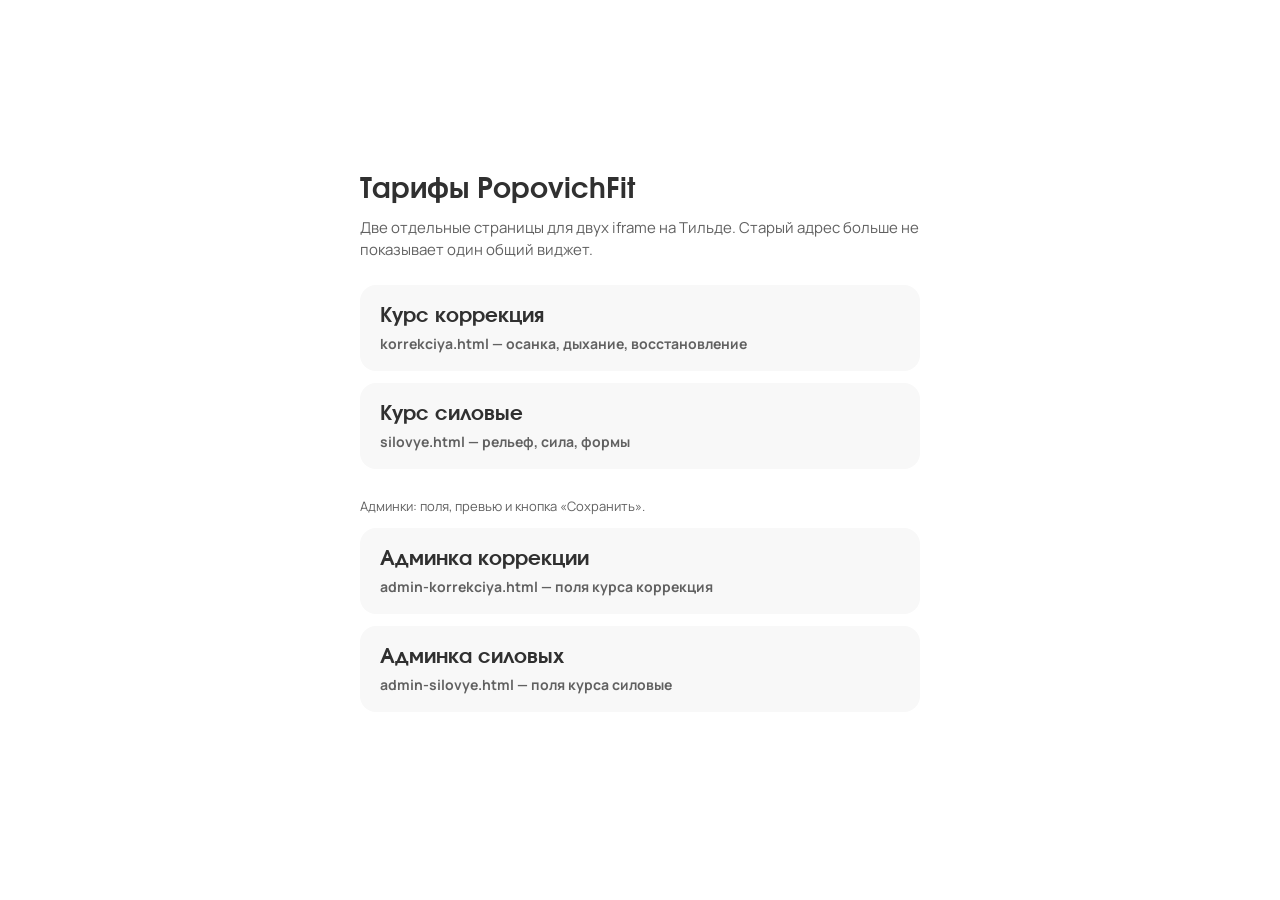
<file: index.html>
<!DOCTYPE html>
<html lang="ru">
<head>
  <meta charset="UTF-8">
  <meta name="viewport" content="width=device-width, initial-scale=1">
  <title>PopovichFit — тарифы курсов</title>
  <link rel="preload" href="assets/fonts/Involve-Bold.woff2" as="font" type="font/woff2" crossorigin>
  <link rel="preload" href="assets/fonts/manrope-400.woff2" as="font" type="font/woff2" crossorigin>
  <link rel="stylesheet" href="css/widget.css">
  <style>
    body { margin: 0; min-height: 100vh; display: grid; place-items: center; background: #fff; }
    .pf-pick { width: min(560px, calc(100% - 32px)); padding: 32px 0 48px; }
    .pf-pick h1 { margin: 0 0 8px; font-family: Involve, sans-serif; font-size: 28px; font-weight: 700; color: #303030; }
    .pf-pick p { margin: 0 0 24px; font-family: Manrope, sans-serif; font-size: 15px; line-height: 1.45; color: #616161; }
    .pf-pick__list { display: grid; gap: 12px; }
    .pf-pick a {
      display: block; padding: 18px 20px; border-radius: 16px; text-decoration: none;
      background: #f8f8f8; color: #303030; font-family: Involve, sans-serif; font-weight: 700;
    }
    .pf-pick a strong { display: block; font-size: 20px; font-weight: 700; margin-bottom: 4px; }
    .pf-pick a span { display: block; font-family: Manrope, sans-serif; font-size: 14px; color: #616161; }
    .pf-pick a:hover { background: #e5f1ff; }
    .pf-pick__admin { margin-top: 28px; }
    .pf-pick__admin p { margin-bottom: 12px; font-size: 13px; }
  </style>
</head>
<body>
  <main class="pf-pick">
    <h1>Тарифы PopovichFit</h1>
    <p>Две отдельные страницы для двух iframe на Тильде. Старый адрес больше не показывает один общий виджет.</p>
    <div class="pf-pick__list">
      <a href="korrekciya.html">
        <strong>Курс коррекция</strong>
        <span>korrekciya.html — осанка, дыхание, восстановление</span>
      </a>
      <a href="silovye.html">
        <strong>Курс силовые</strong>
        <span>silovye.html — рельеф, сила, формы</span>
      </a>
    </div>
    <div class="pf-pick__admin">
      <p>Админки: поля, превью и кнопка «Сохранить».</p>
      <div class="pf-pick__list">
        <a href="admin-korrekciya.html">
          <strong>Админка коррекции</strong>
          <span>admin-korrekciya.html — поля курса коррекция</span>
        </a>
        <a href="admin-silovye.html">
          <strong>Админка силовых</strong>
          <span>admin-silovye.html — поля курса силовые</span>
        </a>
      </div>
    </div>
  </main>
</body>
</html>
</file>
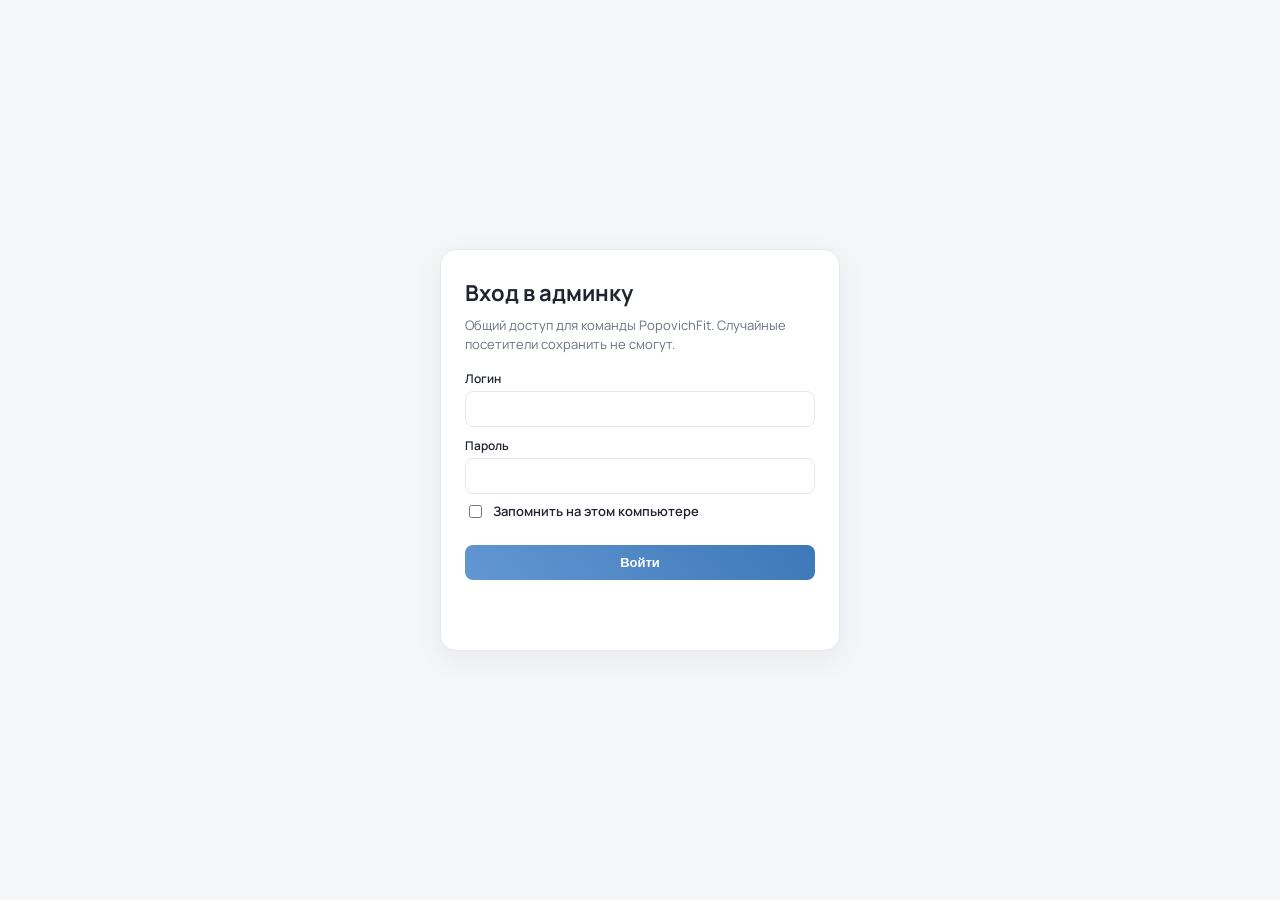
<file: admin-korrekciya.html>
<!DOCTYPE html>
<html lang="ru" data-course="korrekciya">
<head>
  <meta charset="UTF-8">
  <meta name="viewport" content="width=device-width, initial-scale=1">
  <title>Админка — курс коррекция</title>
  <link rel="preload" href="assets/fonts/manrope-400.woff2" as="font" type="font/woff2" crossorigin>
  <link rel="preload" href="assets/fonts/manrope-700.woff2" as="font" type="font/woff2" crossorigin>
  <link rel="stylesheet" href="css/admin.css">
</head>
<body class="is-locked">
  <div id="login-gate" class="login-gate">
    <form id="login-form" class="login-card">
      <h1>Вход в админку</h1>
      <p class="lead">Общий доступ для команды PopovichFit. Случайные посетители сохранить не смогут.</p>
      <label for="login-user">Логин</label>
      <input id="login-user" name="username" type="text" autocomplete="username" required>
      <label for="login-pass">Пароль</label>
      <input id="login-pass" name="password" type="password" autocomplete="current-password" required>
      <label class="check">
        <input id="login-remember" type="checkbox">
        Запомнить на этом компьютере
      </label>
      <button type="submit" class="btn">Войти</button>
      <p class="status" id="login-status"></p>
    </form>
  </div>
  <div class="admin" id="admin-app">
    <aside class="admin__form">
      <div class="bar">
        <h1>Админка: коррекция</h1>
        <p class="lead">Меняйте поля слева и сразу сравнивайте с превью справа. Когда всё верно — нажмите «Сохранить»: страница на сайте и iframe на Тильде обновятся.</p>
        <div class="course-tabs" role="navigation" aria-label="Курс">
          <a class="course-tab is-active" href="admin-korrekciya.html">Коррекция</a>
          <a class="course-tab" href="admin-silovye.html">Силовые</a>
        </div>
        <div class="row save-row">
          <button type="button" class="btn" id="save">Сохранить</button>
          <button type="button" class="btn btn--ghost" id="reload-preview">Обновить превью</button>
          <button type="button" class="btn btn--ghost" id="logout">Выйти</button>
        </div>
        <p class="status" id="status"></p>
        <p class="github-change" id="change-key-wrap" hidden>
          <button type="button" class="linkish" id="change-key">Сменить ключ</button>
        </p>
        <div id="github-setup" class="github-setup" hidden>
          <h2>Подключение GitHub (один раз)</h2>
          <p class="hint">Только владелец. Вставьте Personal Access Token с правом <code>repo</code> (Contents: write) на репозиторий ElenaSamanchuk/popovichfit-tariffs. Коллегам это поле не нужно — им достаточно войти и нажать «Сохранить».</p>
          <label for="token">Токен GitHub</label>
          <input id="token" type="password" autocomplete="off" placeholder="ghp_…">
          <label for="repo">Репозиторий</label>
          <input id="repo" type="text" value="ElenaSamanchuk/popovichfit-tariffs">
          <div class="row">
            <button type="button" class="btn btn--ghost" id="save-token">Зашифровать и сохранить ключ</button>
            <button type="button" class="btn btn--ghost" id="cancel-key" hidden>Отмена</button>
          </div>
        </div>
        <details class="settings" id="image-settings">
          <summary>Загрузить картинку плашки</summary>
          <input id="image-file" type="file" accept="image/*">
        </details>
      </div>
      <div id="form-root"><p class="hint">Загружаю поля…</p></div>
    </aside>
    <section class="admin__preview">
      <div class="admin__preview-bar">
        <strong>Превью: коррекция</strong>
        <span class="hint">Черновик. На живую страницу уйдёт только после «Сохранить».</span>
      </div>
      <iframe id="preview" src="korrekciya.html?preview=1" title="Превью курса коррекция"></iframe>
    </section>
  </div>
  <script src="js/admin.js"></script>
</body>
</html>
</file>
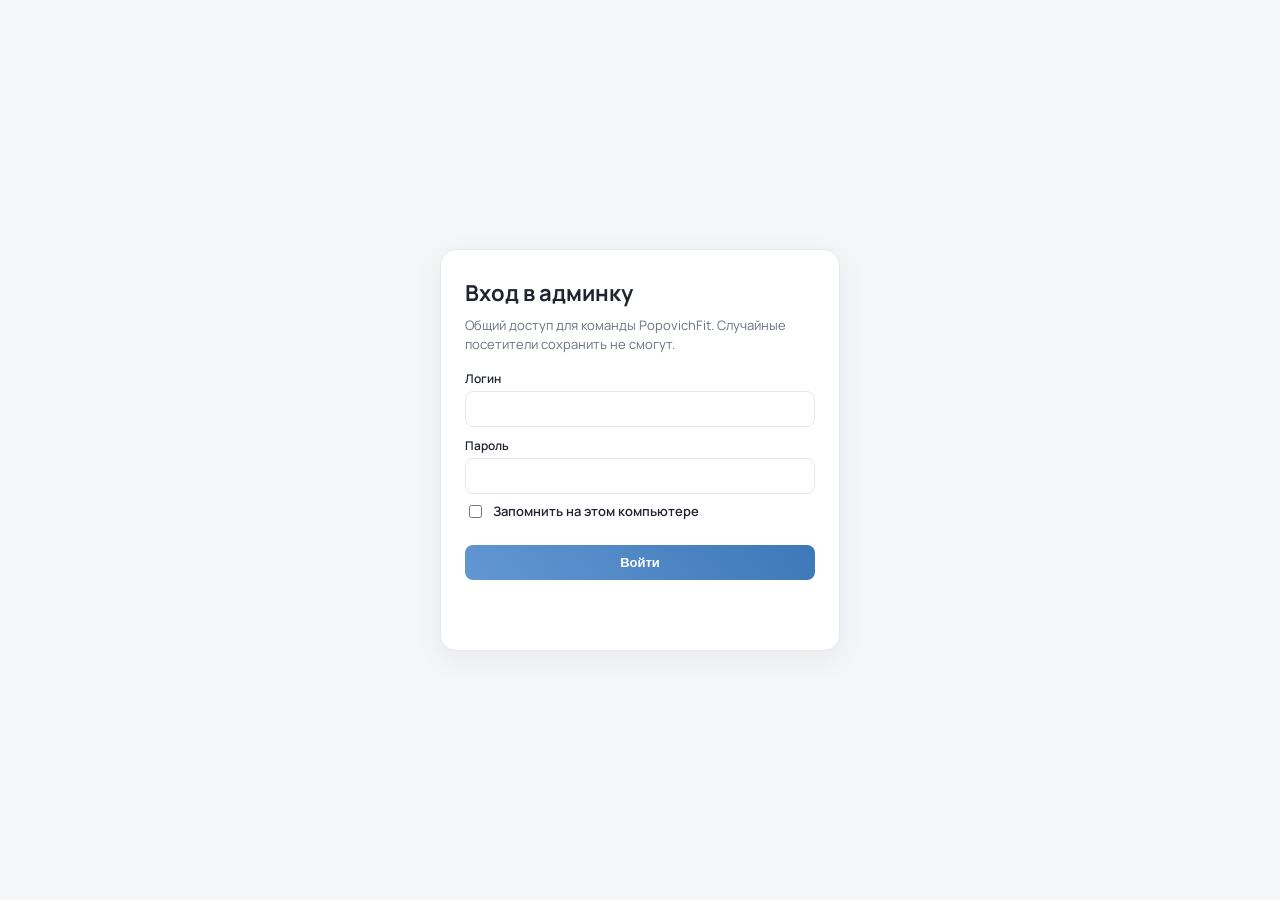
<file: admin-silovye.html>
<!DOCTYPE html>
<html lang="ru" data-course="silovye">
<head>
  <meta charset="UTF-8">
  <meta name="viewport" content="width=device-width, initial-scale=1">
  <title>Админка — курс силовые</title>
  <link rel="preload" href="assets/fonts/manrope-400.woff2" as="font" type="font/woff2" crossorigin>
  <link rel="preload" href="assets/fonts/manrope-700.woff2" as="font" type="font/woff2" crossorigin>
  <link rel="stylesheet" href="css/admin.css">
</head>
<body class="is-locked">
  <div id="login-gate" class="login-gate">
    <form id="login-form" class="login-card">
      <h1>Вход в админку</h1>
      <p class="lead">Общий доступ для команды PopovichFit. Случайные посетители сохранить не смогут.</p>
      <label for="login-user">Логин</label>
      <input id="login-user" name="username" type="text" autocomplete="username" required>
      <label for="login-pass">Пароль</label>
      <input id="login-pass" name="password" type="password" autocomplete="current-password" required>
      <label class="check">
        <input id="login-remember" type="checkbox">
        Запомнить на этом компьютере
      </label>
      <button type="submit" class="btn">Войти</button>
      <p class="status" id="login-status"></p>
    </form>
  </div>
  <div class="admin" id="admin-app">
    <aside class="admin__form">
      <div class="bar">
        <h1>Админка: силовые</h1>
        <p class="lead">Меняйте поля слева и сразу сравнивайте с превью справа. Когда всё верно — нажмите «Сохранить»: страница на сайте и iframe на Тильде обновятся.</p>
        <div class="course-tabs" role="navigation" aria-label="Курс">
          <a class="course-tab" href="admin-korrekciya.html">Коррекция</a>
          <a class="course-tab is-active" href="admin-silovye.html">Силовые</a>
        </div>
        <div class="row save-row">
          <button type="button" class="btn" id="save">Сохранить</button>
          <button type="button" class="btn btn--ghost" id="reload-preview">Обновить превью</button>
          <button type="button" class="btn btn--ghost" id="logout">Выйти</button>
        </div>
        <p class="status" id="status"></p>
        <p class="github-change" id="change-key-wrap" hidden>
          <button type="button" class="linkish" id="change-key">Сменить ключ</button>
        </p>
        <div id="github-setup" class="github-setup" hidden>
          <h2>Подключение GitHub (один раз)</h2>
          <p class="hint">Только владелец. Вставьте Personal Access Token с правом <code>repo</code> (Contents: write) на репозиторий ElenaSamanchuk/popovichfit-tariffs. Коллегам это поле не нужно — им достаточно войти и нажать «Сохранить».</p>
          <label for="token">Токен GitHub</label>
          <input id="token" type="password" autocomplete="off" placeholder="ghp_…">
          <label for="repo">Репозиторий</label>
          <input id="repo" type="text" value="ElenaSamanchuk/popovichfit-tariffs">
          <div class="row">
            <button type="button" class="btn btn--ghost" id="save-token">Зашифровать и сохранить ключ</button>
            <button type="button" class="btn btn--ghost" id="cancel-key" hidden>Отмена</button>
          </div>
        </div>
        <details class="settings" id="image-settings">
          <summary>Загрузить картинку плашки</summary>
          <input id="image-file" type="file" accept="image/*">
        </details>
      </div>
      <div id="form-root"><p class="hint">Загружаю поля…</p></div>
    </aside>
    <section class="admin__preview">
      <div class="admin__preview-bar">
        <strong>Превью: силовые</strong>
        <span class="hint">Черновик. На живую страницу уйдёт только после «Сохранить».</span>
      </div>
      <iframe id="preview" src="silovye.html?preview=1" title="Превью курса силовые"></iframe>
    </section>
  </div>
  <script src="js/admin.js"></script>
</body>
</html>
</file>
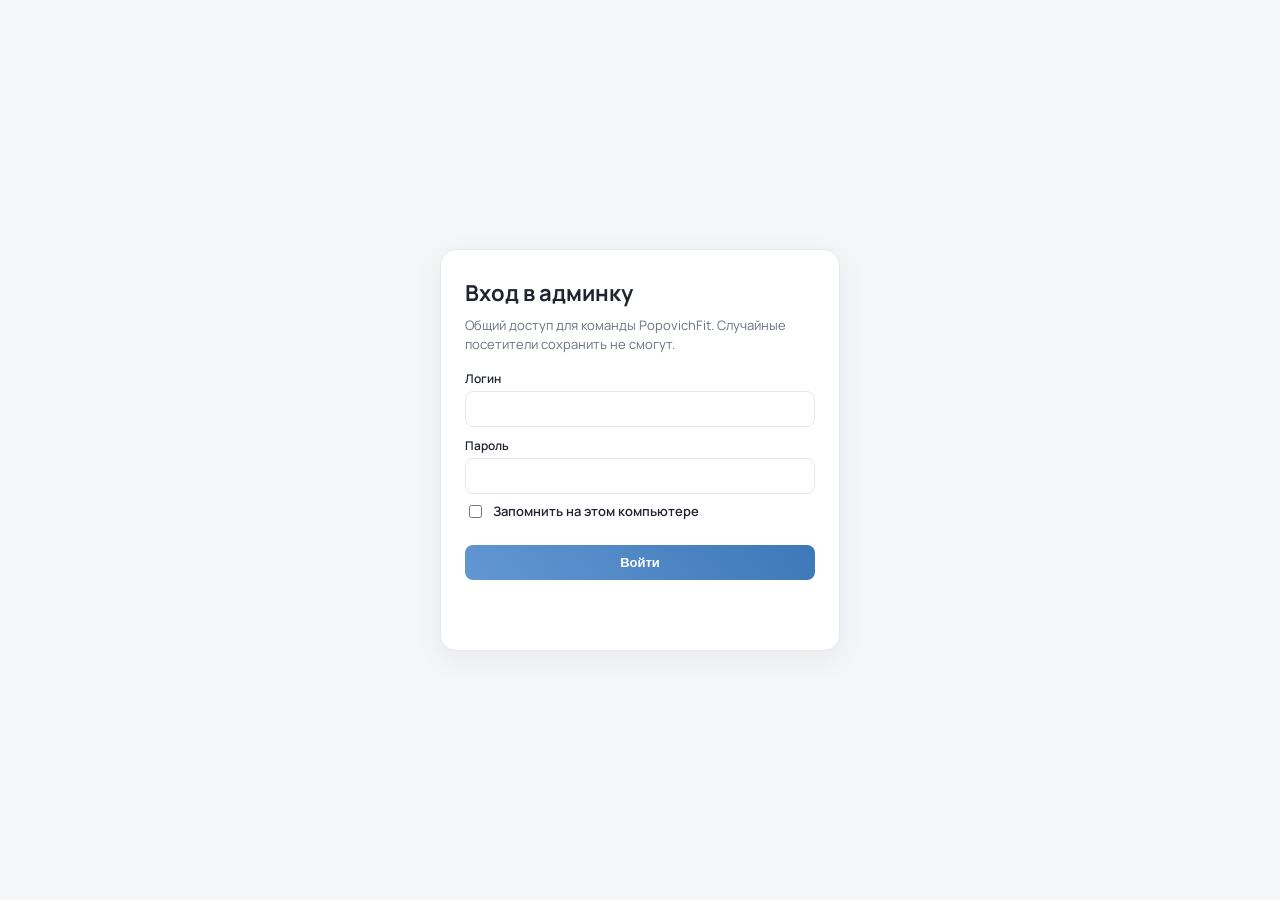
<file: admin.html>
<!DOCTYPE html>
<html lang="ru">
<head>
  <meta charset="UTF-8">
  <meta name="viewport" content="width=device-width, initial-scale=1">
  <title>Админка тарифов PopovichFit</title>
  <link rel="preload" href="assets/fonts/manrope-400.woff2" as="font" type="font/woff2" crossorigin>
  <link rel="preload" href="assets/fonts/manrope-700.woff2" as="font" type="font/woff2" crossorigin>
  <link rel="stylesheet" href="css/admin.css">
  <style>
    .admin-pick { max-width: 560px; margin: 48px auto; padding: 0 20px; }
    .admin-pick h1 { margin-bottom: 8px; }
    .admin-pick .lead { margin-bottom: 20px; }
  </style>
</head>
<body class="is-locked">
  <div id="login-gate" class="login-gate">
    <form id="login-form" class="login-card">
      <h1>Вход в админку</h1>
      <p class="lead">Общий доступ для команды PopovichFit. Случайные посетители сохранить не смогут.</p>
      <label for="login-user">Логин</label>
      <input id="login-user" name="username" type="text" autocomplete="username" required>
      <label for="login-pass">Пароль</label>
      <input id="login-pass" name="password" type="password" autocomplete="current-password" required>
      <label class="check">
        <input id="login-remember" type="checkbox">
        Запомнить на этом компьютере
      </label>
      <button type="submit" class="btn">Войти</button>
      <p class="status" id="login-status"></p>
    </form>
  </div>
  <main class="admin-pick" id="admin-app">
    <h1>Админка тарифов</h1>
    <p class="lead">Выберите курс. Дальше — обычные поля, превью справа и кнопка «Сохранить».</p>
    <div class="course-tabs">
      <a class="course-tab" href="admin-korrekciya.html">Коррекция</a>
      <a class="course-tab" href="admin-silovye.html">Силовые</a>
    </div>
    <p class="hint">Каждая админка правит только свой курс. Превью — черновик. На сайт и в Тильду изменения попадают после «Сохранить».</p>
    <p><button type="button" class="btn btn--ghost" id="logout">Выйти</button></p>
  </main>
  <script>
    (function () {
      var course = new URLSearchParams(location.search).get("course");
      if (course === "korrekciya") location.replace("admin-korrekciya.html");
      if (course === "silovye" || course === "silovoj") location.replace("admin-silovye.html");
    })();
  </script>
  <script src="js/admin.js"></script>
</body>
</html>
</file>
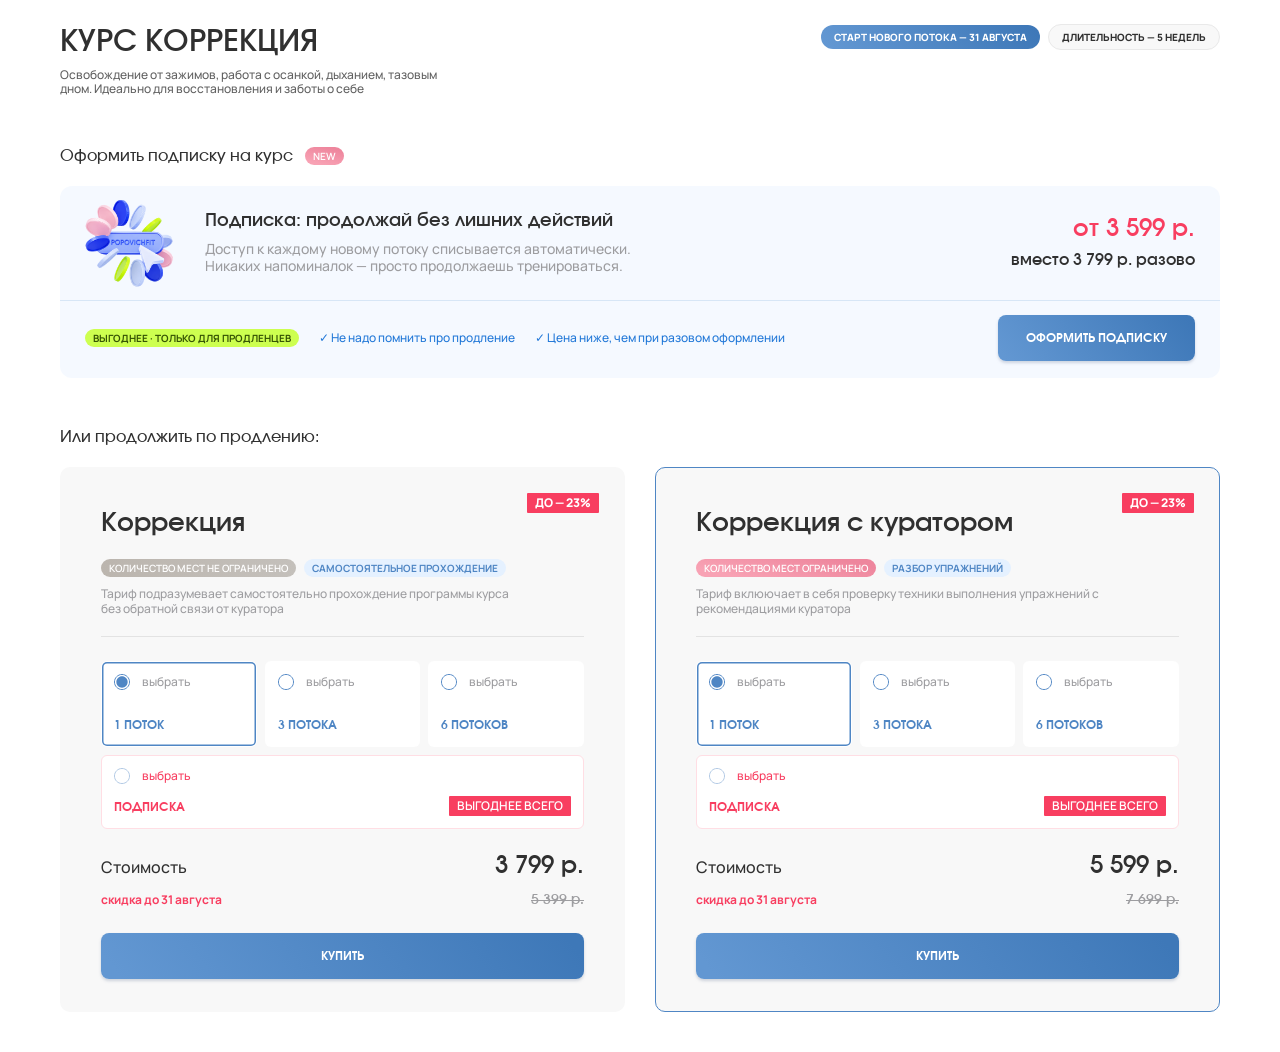
<file: korrekciya.html>
<!DOCTYPE html>
<html lang="ru" data-config="config-korrekciya.json" data-course="korrekciya">
<head>
  <meta charset="UTF-8">
  <meta name="viewport" content="width=device-width, initial-scale=1">
  <title>PopovichFit — курс коррекция</title>
  <link rel="preload" href="assets/fonts/Involve-SemiBold.woff2" as="font" type="font/woff2" crossorigin>
  <link rel="preload" href="assets/fonts/Involve-Bold.woff2" as="font" type="font/woff2" crossorigin>
  <link rel="preload" href="assets/fonts/manrope-400.woff2" as="font" type="font/woff2" crossorigin>
  <link rel="preload" href="assets/fonts/manrope-500.woff2" as="font" type="font/woff2" crossorigin>
  <link rel="stylesheet" href="css/widget.css">
</head>
<body>
  <div id="pf-root"></div>
  <script src="js/widget.js"></script>
</body>
</html>
</file>
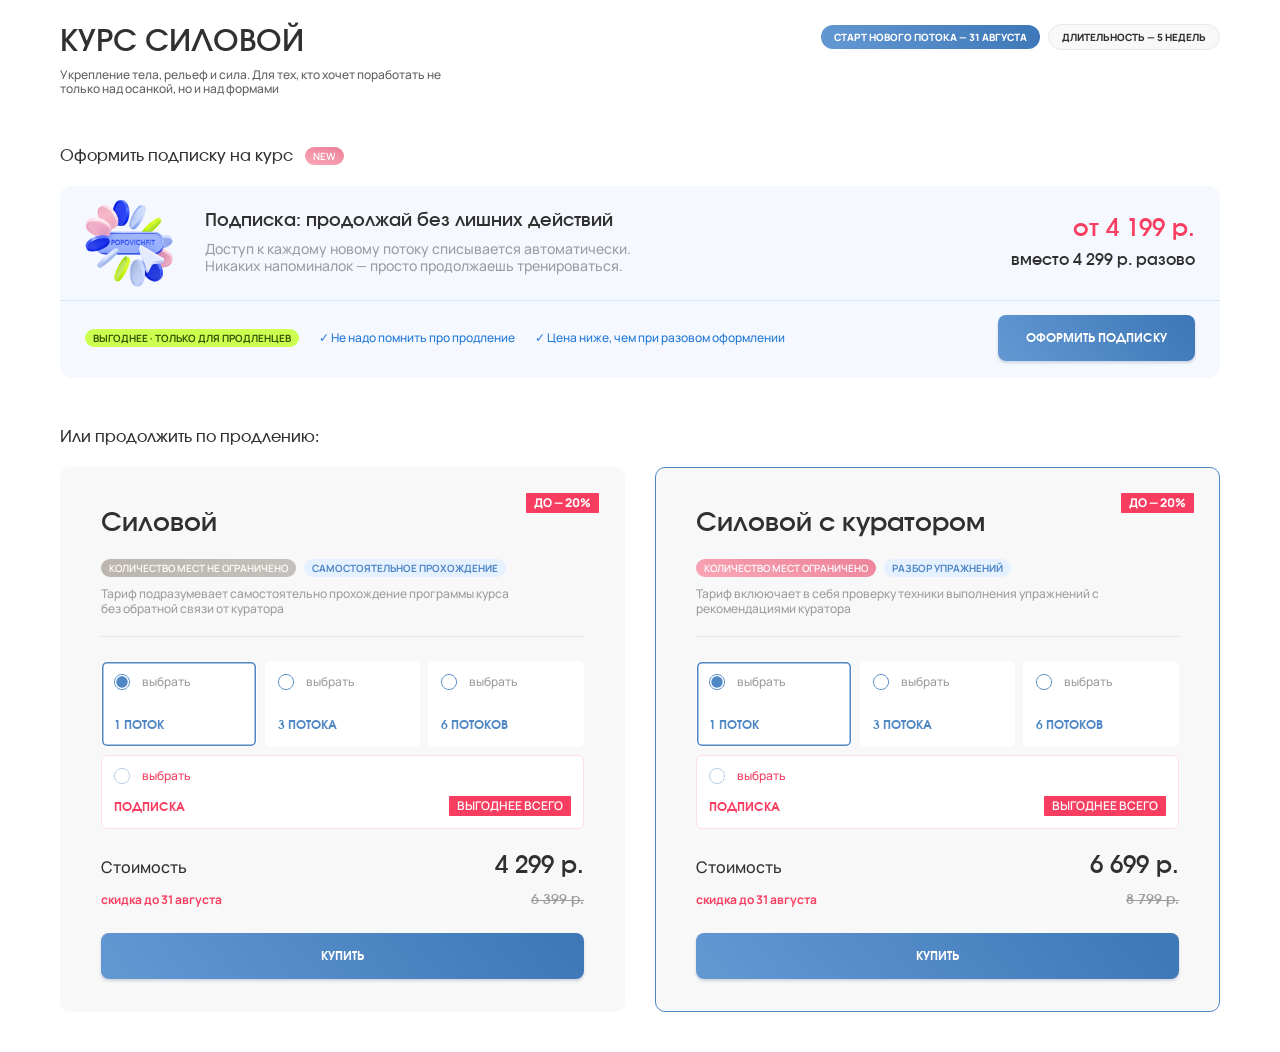
<file: silovye.html>
<!DOCTYPE html>
<html lang="ru" data-config="config-silovye.json" data-course="silovye">
<head>
  <meta charset="UTF-8">
  <meta name="viewport" content="width=device-width, initial-scale=1">
  <title>PopovichFit — курс силовые</title>
  <link rel="preload" href="assets/fonts/Involve-SemiBold.woff2" as="font" type="font/woff2" crossorigin>
  <link rel="preload" href="assets/fonts/Involve-Bold.woff2" as="font" type="font/woff2" crossorigin>
  <link rel="preload" href="assets/fonts/manrope-400.woff2" as="font" type="font/woff2" crossorigin>
  <link rel="preload" href="assets/fonts/manrope-500.woff2" as="font" type="font/woff2" crossorigin>
  <link rel="stylesheet" href="css/widget.css">
</head>
<body>
  <div id="pf-root"></div>
  <script src="js/widget.js"></script>
</body>
</html>
</file>
<file: css/widget.css>
@font-face {
  font-family: "Involve";
  font-style: normal;
  font-weight: 500;
  font-display: swap;
  src: url("../assets/fonts/Involve-Medium.woff2") format("woff2"),
       url("../assets/fonts/Involve-Medium.ttf") format("truetype");
}
@font-face {
  font-family: "Involve";
  font-style: normal;
  font-weight: 600;
  font-display: swap;
  src: url("../assets/fonts/Involve-SemiBold.woff2") format("woff2"),
       url("../assets/fonts/Involve-SemiBold.ttf") format("truetype");
}
@font-face {
  font-family: "Involve";
  font-style: normal;
  font-weight: 700;
  font-display: swap;
  src: url("../assets/fonts/Involve-Bold.woff2") format("woff2"),
       url("../assets/fonts/Involve-Bold.ttf") format("truetype");
}
@font-face {
  font-family: "Manrope";
  font-style: normal;
  font-weight: 400;
  font-display: swap;
  src: url("../assets/fonts/manrope-400.woff2") format("woff2"),
       url("../assets/fonts/manrope-400.ttf") format("truetype");
}
@font-face {
  font-family: "Manrope";
  font-style: normal;
  font-weight: 500;
  font-display: swap;
  src: url("../assets/fonts/manrope-500.woff2") format("woff2"),
       url("../assets/fonts/manrope-500.ttf") format("truetype");
}
@font-face {
  font-family: "Manrope";
  font-style: normal;
  font-weight: 600;
  font-display: swap;
  src: url("../assets/fonts/manrope-600.woff2") format("woff2"),
       url("../assets/fonts/manrope-600.ttf") format("truetype");
}
@font-face {
  font-family: "Manrope";
  font-style: normal;
  font-weight: 700;
  font-display: swap;
  src: url("../assets/fonts/manrope-700.woff2") format("woff2"),
       url("../assets/fonts/manrope-700.ttf") format("truetype");
}
@font-face {
  font-family: "Manrope";
  font-style: normal;
  font-weight: 800;
  font-display: swap;
  src: url("../assets/fonts/manrope-800.woff2") format("woff2"),
       url("../assets/fonts/manrope-800.ttf") format("truetype");
}

:root {
  --pf-black: #303030;
  --pf-muted: #9d9da0;
  --pf-sub: #616161;
  --pf-pink: #f83e60;
  --pf-blue: #4f86c4;
  --pf-blue-text: #2278d8;
  --pf-lime: #cdff50;
  --pf-lime-text: #355404;
  --pf-light: #e5f1ff;
  --pf-card: #f8f8f8;
  --pf-line: #e3e3e3;
  --pf-white: #ffffff;
  --pf-grad: linear-gradient(52deg, #6297d2 4%, #3e78b8 96%);
  --pf-grad-pink: linear-gradient(13deg, #f8a2b4 15%, #ee869d 85%);
  --pf-grad-beige: linear-gradient(90deg, #bbb5ae, #c4c0bb);
  --pf-shadow-btn: 0 2px 3px rgba(129, 144, 169, 0.35);
  --pf-font-display: "Involve", "Manrope", sans-serif;
  --pf-font: "Manrope", sans-serif;
  --pf-max: 1160px;
  --pf-ease: ease-in-out;
  --pf-dur: 0.3s;
  --pf-vis-top: 0px;
  --pf-vis-height: 100dvh;
}

* { box-sizing: border-box; }
html, body {
  margin: 0;
  padding: 0;
  background: #fff;
  color: var(--pf-black);
  font-family: var(--pf-font);
  overflow-x: hidden;
}
body { min-height: 0; }
body.pf-embedded { background: transparent; }
/* В iframe документ не скроллится: высоту задаёт родитель по postMessage */
html.pf-embedded,
html.pf-embedded body,
html.pf-tilda-scale,
html.pf-tilda-scale body {
  overflow: hidden;
  height: auto;
}
#pf-root { width: 100%; }
html.pf-tilda-scale #pf-root { overflow: hidden; }
button, a { font-family: inherit; }
img { max-width: 100%; display: block; }

.pf-widget {
  width: 100%;
  max-width: var(--pf-max);
  margin: 0 auto;
  padding: 24px 0 40px;
  min-width: 0;
}

/* Header */
.pf-header { margin-bottom: 50px; }
.pf-header__row {
  display: flex;
  align-items: flex-start;
  justify-content: space-between;
  gap: 8px;
  min-width: 0;
}
.pf-header__title {
  margin: 0;
  font-family: var(--pf-font-display);
  font-weight: 600;
  font-size: 30px;
  line-height: 1.2;
  letter-spacing: 0;
  text-transform: uppercase;
  flex: 1;
  min-width: 0;
  overflow-wrap: anywhere;
}
.pf-header__pills {
  display: flex;
  align-items: center;
  gap: 8px;
  flex-shrink: 1;
  flex-wrap: wrap;
  justify-content: flex-end;
  min-width: 0;
}
.pf-pill {
  display: inline-flex;
  align-items: center;
  justify-content: center;
  padding: 5px 13px;
  border-radius: 40px;
  font-family: var(--pf-font);
  font-weight: 800;
  font-size: 10px;
  line-height: 1.4;
  letter-spacing: 0;
  text-transform: uppercase;
  white-space: nowrap;
}
.pf-pill--start {
  background: var(--pf-grad);
  color: #fff;
  border: 0;
}
.pf-pill--duration {
  background: #f8f8f8;
  border: 1px solid #e9e9e9;
  color: var(--pf-black);
}
.pf-header__sub {
  margin: 8px 0 0;
  max-width: 381px;
  font-weight: 500;
  font-size: 12px;
  line-height: 1.2;
  color: var(--pf-sub);
}

/* Plashka */
.pf-plashka-wrap { margin-bottom: 50px; }
.pf-plashka-head {
  display: flex;
  align-items: center;
  gap: 12px;
  margin-bottom: 20px;
  min-width: 0;
}
.pf-plashka-head__title {
  margin: 0;
  font-family: var(--pf-font-display);
  font-weight: 500;
  font-size: 16px;
  line-height: 1.2;
  min-width: 0;
}
.pf-badge-new {
  display: inline-flex;
  align-items: center;
  justify-content: center;
  padding: 2px 8px;
  border-radius: 100px;
  background: var(--pf-grad-pink);
  color: #fff;
  font-weight: 600;
  font-size: 10px;
  line-height: 1.4;
  text-transform: uppercase;
  flex-shrink: 0;
}
.pf-plashka {
  position: relative;
  background: rgba(229, 241, 255, 0.4);
  border-radius: 12px;
  overflow: hidden;
  min-height: 192px;
  min-width: 0;
}
.pf-plashka__top {
  display: flex;
  align-items: center;
  justify-content: flex-start;
  gap: 20px;
  padding: 1px 25px 1px 13px;
  min-height: 114px;
  min-width: 0;
}
.pf-plashka__img {
  width: 112px;
  height: 112px;
  border-radius: 8px;
  object-fit: cover;
  flex-shrink: 0;
}
.pf-plashka__copy { flex: 1; min-width: 0; max-width: 452px; }
.pf-plashka__title {
  margin: 0 0 8px;
  font-family: var(--pf-font-display);
  font-weight: 600;
  font-size: 18px;
  line-height: 1.2;
}
.pf-plashka__text {
  margin: 0;
  font-weight: 500;
  font-size: 14px;
  line-height: 1.2;
  color: var(--pf-muted);
}
.pf-plashka__price {
  text-align: right;
  flex-shrink: 0;
  width: 186px;
  min-width: 0;
  margin-left: auto;
}
.pf-plashka__from {
  margin: 0 0 8px;
  font-family: var(--pf-font-display);
  font-weight: 600;
  font-size: 24px;
  line-height: 1.1;
  color: var(--pf-pink);
}
.pf-plashka__instead {
  margin: 0;
  font-family: var(--pf-font-display);
  font-weight: 600;
  font-size: 16px;
  line-height: 1.2;
  text-decoration: none;
}
.pf-plashka__line {
  height: 1px;
  background: #d7e6f6;
  margin: 0;
  border: 0;
}
.pf-plashka__bottom {
  display: flex;
  align-items: center;
  gap: 20px;
  padding: 14px 25px 16px;
  min-width: 0;
}
.pf-lime {
  display: inline-flex;
  align-items: center;
  padding: 2px 8px;
  border-radius: 100px;
  background: var(--pf-lime);
  color: var(--pf-lime-text);
  font-weight: 700;
  font-size: 10px;
  line-height: 1.4;
  text-transform: uppercase;
  white-space: nowrap;
  flex-shrink: 0;
}
.pf-check {
  margin: 0;
  font-weight: 500;
  font-size: 12px;
  line-height: 1.2;
  color: var(--pf-blue-text);
  white-space: nowrap;
  min-width: 0;
}
.pf-plashka__cta { margin-left: auto; flex-shrink: 0; }

/* Buttons */
.pf-btn {
  display: inline-flex;
  align-items: center;
  justify-content: center;
  height: 46px;
  padding: 15px 28px;
  border: 0;
  border-radius: 8px;
  background: var(--pf-grad);
  box-shadow: var(--pf-shadow-btn);
  color: #fff;
  font-family: var(--pf-font-display);
  font-weight: 700;
  font-size: 12px;
  line-height: 1;
  letter-spacing: 0;
  text-transform: uppercase;
  text-decoration: none;
  cursor: pointer;
  white-space: nowrap;
  transition: filter var(--pf-dur) var(--pf-ease), transform var(--pf-dur) var(--pf-ease), box-shadow var(--pf-dur) var(--pf-ease);
}
.pf-btn:hover { filter: brightness(1.06); }
.pf-btn:active { transform: translateY(1px); filter: brightness(0.98); }
.pf-btn--block { width: 100%; }

/* Cards */
.pf-renewal {
  margin: 0 0 20px;
  font-family: var(--pf-font-display);
  font-weight: 500;
  font-size: 16px;
  line-height: 1.2;
}
.pf-cards {
  display: grid;
  grid-template-columns: minmax(0, 1fr) minmax(0, 1fr);
  gap: 30px;
  min-width: 0;
}
.pf-card {
  position: relative;
  background: var(--pf-card);
  border-radius: 10px;
  padding: 40px 40px 32px;
  min-height: 540px;
  min-width: 0;
  display: flex;
  flex-direction: column;
  border: 1.5px solid transparent;
}
.pf-card--curator {
  border-color: #4f86c4;
}
.pf-card__badge {
  position: absolute;
  top: 25px;
  right: 25px;
  background: var(--pf-pink);
  color: #fff;
  padding: 2px 8px;
  border-radius: 1px;
  font-weight: 800;
  font-size: 12px;
  line-height: 1.35;
  text-transform: uppercase;
}
.pf-card__title {
  margin: 0 0 20px;
  font-family: var(--pf-font-display);
  font-weight: 600;
  font-size: 26px;
  line-height: 1.2;
  padding-right: 70px;
  overflow-wrap: anywhere;
}
.pf-card__tags {
  display: flex;
  flex-wrap: wrap;
  gap: 8px;
  margin-bottom: 10px;
}
.pf-tag {
  display: inline-flex;
  align-items: center;
  padding: 2px 8px;
  border-radius: 100px;
  font-weight: 600;
  font-size: 10px;
  line-height: 1.4;
  text-transform: uppercase;
  color: #fff;
}
.pf-tag--open { background: var(--pf-grad-beige); }
.pf-tag--limited { background: var(--pf-grad-pink); }
.pf-tag--extra {
  background: var(--pf-light);
  color: var(--pf-blue);
  font-weight: 700;
}
.pf-card__desc {
  margin: 0 0 20px;
  font-weight: 500;
  font-size: 12px;
  line-height: 1.2;
  color: var(--pf-muted);
  max-width: 418px;
}
.pf-card__rule {
  height: 1px;
  background: #e3e3e3;
  border: 0;
  margin: 0 0 24px;
}
.pf-options {
  display: grid;
  grid-template-columns: repeat(3, minmax(0, 1fr));
  gap: 8px;
  margin-bottom: 8px;
  min-width: 0;
}
.pf-opt {
  background: #fff;
  border: 1px solid transparent;
  border-radius: 6px;
  padding: 12px;
  text-align: left;
  cursor: pointer;
  min-height: 84px;
  min-width: 0;
  display: flex;
  flex-direction: column;
  justify-content: space-between;
  gap: 28px;
  transition: box-shadow var(--pf-dur) var(--pf-ease), border-color var(--pf-dur) var(--pf-ease), background-color var(--pf-dur) var(--pf-ease);
}
.pf-opt:hover { border-color: #d7e6f6; }
.pf-opt.is-active { box-shadow: inset 0 0 0 1.5px var(--pf-blue); }
.pf-opt__select {
  display: flex;
  align-items: center;
  gap: 12px;
  font-weight: 500;
  font-size: 12px;
  line-height: 1.3;
  color: var(--pf-muted);
  text-transform: lowercase;
  min-width: 0;
}
.pf-opt__label {
  font-family: var(--pf-font-display);
  font-weight: 700;
  font-size: 12px;
  line-height: 1.3;
  text-transform: uppercase;
  color: var(--pf-blue);
  overflow-wrap: anywhere;
}
.pf-radio {
  width: 16px;
  height: 16px;
  flex-shrink: 0;
  background: url("../assets/radio-off.svg") center / contain no-repeat;
}
.pf-opt.is-active .pf-radio { background-image: url("../assets/radio-on.svg"); }

.pf-opt--sub {
  width: 100%;
  min-height: 72px;
  margin-bottom: 24px;
  gap: 12px;
  border-color: #ffdee4;
}
.pf-opt--sub.is-active { box-shadow: inset 0 0 0 1.5px var(--pf-pink); }
.pf-opt--sub .pf-opt__select { color: var(--pf-pink); }
.pf-opt--sub .pf-radio { background-image: url("../assets/radio-sub.svg"); opacity: 0.45; }
.pf-opt--sub.is-active .pf-radio { opacity: 1; }
.pf-opt--sub .pf-opt__label { color: var(--pf-pink); }
.pf-opt__row {
  display: flex;
  align-items: flex-end;
  justify-content: space-between;
  gap: 8px;
  width: 100%;
  min-width: 0;
}
.pf-opt__best {
  background: var(--pf-pink);
  color: #fff;
  padding: 2px 8px;
  border-radius: 1px;
  font-weight: 600;
  font-size: 12px;
  line-height: 1.35;
  text-transform: uppercase;
  flex-shrink: 0;
}

.pf-price {
  display: grid;
  grid-template-columns: 1fr auto;
  align-items: baseline;
  column-gap: 12px;
  row-gap: 12px;
  margin: 0 0 24px;
  min-width: 0;
  overflow: visible;
}
.pf-price__row {
  display: contents;
}
.pf-price__name {
  margin: 0;
  font-weight: 500;
  font-size: 16px;
  line-height: 1.1;
  white-space: nowrap;
}
.pf-price__until {
  margin: 0;
  font-weight: 700;
  font-size: 12px;
  line-height: 1.2;
  color: var(--pf-pink);
  white-space: nowrap;
}
.pf-price__new {
  margin: 0;
  font-family: var(--pf-font-display);
  font-weight: 600;
  font-size: 24px;
  line-height: 1.1;
  text-align: right;
  justify-self: end;
  white-space: nowrap;
  flex-shrink: 0;
  transition: opacity 0.2s var(--pf-ease);
}
.pf-price__old {
  display: inline-block;
  margin: 0;
  font-family: var(--pf-font-display);
  font-weight: 600;
  font-size: 14px;
  line-height: 1.3;
  color: var(--pf-muted);
  text-align: right;
  justify-self: end;
  text-decoration: line-through;
  white-space: nowrap;
  flex-shrink: 0;
  visibility: visible;
  opacity: 1;
}
.pf-price__old:empty { display: none; }
.pf-card__buy { margin-top: auto; }

/* Popup */
.pf-overlay {
  position: fixed;
  inset: 0;
  z-index: 9999;
  display: flex;
  align-items: center;
  align-items: safe center;
  justify-content: center;
  padding: 24px 16px;
  background: rgba(0, 0, 0, 0.5);
  opacity: 0;
  visibility: hidden;
  pointer-events: none;
  overflow-x: hidden;
  overflow-y: auto;
  overscroll-behavior: contain;
  -webkit-overflow-scrolling: touch;
  transition: opacity var(--pf-dur) var(--pf-ease), visibility var(--pf-dur) var(--pf-ease);
}
.pf-overlay.is-open {
  opacity: 1;
  visibility: visible;
  pointer-events: auto;
}
.pf-overlay.is-leaving {
  opacity: 0;
  visibility: visible;
  pointer-events: none;
}
.pf-modal {
  position: relative;
  width: 100%;
  max-width: 520px;
  height: auto;
  max-height: none;
  overflow: visible;
  flex: 0 0 auto;
  margin: auto;
  background: #fff;
  border-radius: 16px;
  padding: 24px;
  display: flex;
  flex-direction: column;
  gap: 28px;
  opacity: 0;
  transform: translateY(10px) scale(0.98);
  transition: opacity var(--pf-dur) var(--pf-ease), transform var(--pf-dur) var(--pf-ease);
}
.pf-overlay.is-open .pf-modal {
  opacity: 1;
  transform: translateY(0) scale(1);
}
.pf-overlay.is-leaving .pf-modal {
  opacity: 0;
  transform: translateY(8px) scale(0.98);
}
.pf-modal__close {
  position: absolute;
  top: 8px;
  right: 8px;
  width: 32px;
  height: 32px;
  border: 0;
  border-radius: 1000px;
  background: #f5f4f4 url("../assets/close.svg") center / 16px 16px no-repeat;
  cursor: pointer;
  transition: background-color var(--pf-dur) var(--pf-ease), transform var(--pf-dur) var(--pf-ease);
}
.pf-modal__close:hover { background-color: #ececec; }
.pf-modal__title {
  margin: 0 0 8px;
  font-family: var(--pf-font-display);
  font-weight: 600;
  font-size: 20px;
  line-height: 1.2;
  padding-right: 28px;
}
.pf-modal__lead {
  margin: 0 0 8px;
  font-weight: 500;
  font-size: 14px;
  line-height: 1.2;
}
.pf-modal__lead:last-child { margin-bottom: 0; }
.pf-modal__label {
  margin: 0 0 12px;
  font-family: var(--pf-font-display);
  font-weight: 600;
  font-size: 14px;
  line-height: 1.2;
}
.pf-plan {
  width: 100%;
  background: #fff;
  border: 1px solid #ededed;
  border-radius: 12px;
  padding: 12px;
  text-align: left;
  cursor: pointer;
  margin-bottom: 8px;
  transition: box-shadow var(--pf-dur) var(--pf-ease), border-color var(--pf-dur) var(--pf-ease);
}
.pf-plan:last-child { margin-bottom: 0; }
.pf-plan:hover { border-color: #d7e6f6; }
.pf-plan.is-active { box-shadow: inset 0 0 0 1.5px var(--pf-blue); }
.pf-plan__head {
  display: flex;
  align-items: flex-start;
  justify-content: space-between;
  gap: 20px;
  margin-bottom: 20px;
}
.pf-plan__cap {
  margin: 0 0 8px;
  font-weight: 500;
  font-size: 12px;
  line-height: 1.3;
  color: var(--pf-muted);
}
.pf-plan__name {
  margin: 0;
  font-family: var(--pf-font-display);
  font-weight: 600;
  font-size: 20px;
  line-height: 1.2;
}
.pf-plan__radio {
  width: 20px;
  height: 20px;
  flex-shrink: 0;
  background: url("../assets/radio-off.svg") center / contain no-repeat;
}
.pf-plan.is-active .pf-plan__radio { background-image: url("../assets/radio-popup-on.svg"); }
.pf-plan__row {
  display: flex;
  align-items: center;
  justify-content: space-between;
  gap: 20px;
  min-height: 24px;
  min-width: 0;
}
.pf-plan__row > span:first-child {
  font-weight: 500;
  font-size: 12px;
  color: var(--pf-muted);
  min-width: 0;
}
.pf-plan__once {
  font-family: var(--pf-font-display);
  font-weight: 500;
  font-size: 16px;
  text-decoration: line-through;
}
.pf-plan__hr { height: 1px; background: #ededed; border: 0; margin: 8px 0; }
.pf-plan__row--sub > span:first-child { color: var(--pf-pink); }
.pf-plan__subwrap { display: flex; align-items: center; gap: 12px; flex-shrink: 0; }
.pf-plan__disc {
  background: var(--pf-pink);
  color: #fff;
  padding: 2px 8px;
  border-radius: 1px;
  font-family: var(--pf-font);
  font-weight: 800;
  font-size: 12px;
  line-height: 1.35;
  text-transform: uppercase;
  white-space: nowrap;
}
.pf-plan__sub {
  font-family: var(--pf-font-display);
  font-weight: 600;
  font-size: 20px;
  color: var(--pf-pink);
}
.pf-modal h3 {
  margin: 0 0 8px;
  font-family: var(--pf-font-display);
  font-weight: 600;
  font-size: 14px;
  line-height: 1.2;
  color: var(--pf-blue);
}
.pf-modal ul {
  margin: 0;
  padding: 0 0 0 18px;
}
.pf-modal li {
  font-weight: 500;
  font-size: 12px;
  line-height: 1.2;
  margin: 0 0 8px;
}
.pf-modal__support { margin: 0; font-weight: 500; font-size: 12px; line-height: 1.2; }
.pf-modal__support a { color: var(--pf-blue); }
.pf-modal__rf {
  margin: 0;
  text-align: center;
  font-weight: 600;
  font-size: 12px;
  line-height: 1.2;
  color: var(--pf-pink);
}

html.pf-modal-open,
html.pf-modal-open body {
  overflow: hidden !important;
  overscroll-behavior: none !important;
}
html.pf-modal-open body {
  touch-action: none;
  padding-right: var(--pf-sbw, 0px);
}
html.pf-modal-open .pf-overlay {
  overscroll-behavior: contain;
  touch-action: pan-y;
}
html.pf-modal-open .pf-modal {
  overflow: visible;
  max-height: none;
  touch-action: pan-y;
}

html.pf-modal-open.pf-await-viewport .pf-overlay {
  opacity: 0 !important;
  pointer-events: none !important;
}
html.pf-modal-open:not(.pf-iframe-fixed) .pf-overlay {
  top: var(--pf-vis-top, 0px);
  right: 0;
  bottom: auto;
  left: 0;
  height: var(--pf-vis-height, 100dvh);
  max-height: var(--pf-vis-height, 100dvh);
  overflow-x: hidden;
  overflow-y: auto;
}
html.pf-modal-open.pf-iframe-fixed .pf-overlay {
  top: 0;
  right: 0;
  bottom: 0;
  left: 0;
  height: auto;
  max-height: none;
  overflow-x: hidden;
  overflow-y: auto;
}

@media (prefers-reduced-motion: reduce) {
  .pf-overlay,
  .pf-modal,
  .pf-btn,
  .pf-opt,
  .pf-plan,
  .pf-modal__close,
  .pf-price__new {
    transition: none !important;
  }
}

/* Tablet: Tilda-like — content fits, cards stack, no horizontal scroll */
@media (max-width: 1100px) {
  .pf-widget { padding: 20px 16px 36px; }
  .pf-header { margin-bottom: 28px; }
  .pf-header__row { flex-wrap: wrap; }
  .pf-header__title { font-size: clamp(20px, 3.2vw, 28px); }
  .pf-header__pills { justify-content: flex-start; }
  .pf-header__sub { max-width: none; }
  .pf-plashka-wrap { margin-bottom: 28px; }
  .pf-plashka { min-height: 0; }
  .pf-plashka__top {
    flex-wrap: wrap;
    gap: 16px;
    padding: 16px 20px 12px 16px;
    min-height: 0;
  }
  .pf-plashka__copy { max-width: none; flex: 1 1 220px; }
  .pf-plashka__price {
    width: auto;
    min-width: 140px;
    margin-left: auto;
  }
  .pf-plashka__bottom {
    flex-wrap: wrap;
    gap: 10px 16px;
    padding: 12px 20px 16px;
  }
  .pf-check { white-space: normal; }
  .pf-lime { white-space: normal; }
  .pf-plashka__cta { margin-left: auto; }
  .pf-cards { grid-template-columns: minmax(0, 1fr); gap: 16px; }
  .pf-card {
    padding: 28px 24px 24px;
    min-height: 0;
  }
  .pf-card__title { font-size: 22px; }
  .pf-opt { gap: 16px; min-height: 72px; }
  .pf-opt--sub { margin-bottom: 16px; }
}

/* Mobile: Figma 320w light (2356:1710), fluid up to tablet */
@media (max-width: 760px) {
  .pf-widget { padding: 16px 10px 32px; }
  .pf-header { margin-bottom: 32px; }
  .pf-header__row { flex-direction: column-reverse; gap: 12px; }
  .pf-header__title { font-size: 18px; line-height: 1.2; }
  .pf-header__pills {
    width: 100%;
    justify-content: flex-start;
    flex-wrap: nowrap;
    gap: 4px;
  }
  .pf-pill {
    font-size: 7px;
    line-height: 1.2;
    padding: 4px 6px;
    white-space: nowrap;
    flex-shrink: 0;
  }
  .pf-header__sub { font-size: 12px; line-height: 1.2; color: #606060; overflow-wrap: anywhere; }
  .pf-plashka-wrap { margin-bottom: 32px; overflow: visible; }
  .pf-plashka-head { gap: 8px; margin-bottom: 15px; }
  .pf-plashka-head__title { font-size: 12px; line-height: 1.2; }
  .pf-badge-new { font-size: 8px; padding: 2px 8px; line-height: 1.35; }
  .pf-plashka { border-radius: 8px; overflow: visible; min-height: 0; }
  .pf-plashka__top {
    display: block;
    padding: 15px 15px 0;
    min-height: 0;
    overflow: visible;
  }
  .pf-plashka__img {
    width: 87px;
    height: 87px;
    max-width: none;
    position: absolute;
    top: -28px;
    right: -3px;
    border-radius: 0;
    z-index: 0;
    pointer-events: none;
  }
  .pf-plashka__copy {
    position: relative;
    z-index: 1;
    max-width: none;
    width: 100%;
    padding-right: 0;
    margin-bottom: 16px;
  }
  .pf-plashka__title {
    font-size: 14px;
    line-height: 1.2;
    max-width: 185px; /* Figma 2356:1981 */
    overflow-wrap: anywhere;
  }
  .pf-plashka__text { font-size: 12px; line-height: 1.2; max-width: none; overflow-wrap: anywhere; }
  .pf-plashka__line { display: none; }
  .pf-plashka__price {
    width: 100%;
    max-width: none;
    display: flex;
    justify-content: space-between;
    align-items: center;
    text-align: left;
    min-width: 0;
    margin: 0;
    padding-top: 16px;
    border-top: 1px solid #d7e6f6;
  }
  .pf-plashka__from { font-size: 14px; line-height: 1.1; margin: 0; }
  .pf-plashka__instead { font-size: 10px; line-height: 1.2; text-decoration: none; }
  .pf-plashka__bottom { padding: 16px 15px 15px; }
  .pf-plashka__bottom .pf-lime,
  .pf-plashka__bottom .pf-check { display: none; }
  .pf-plashka__cta { width: 100%; margin: 0; }
  .pf-plashka__cta .pf-btn { width: 100%; height: 35px; font-size: 10px; padding: 0 16px; border-radius: 6px; }
  .pf-renewal { font-size: 12px; line-height: 1.2; margin-bottom: 16px; }
  .pf-card { padding: 15px 15px 12px; border-radius: 8px; }
  .pf-card--curator { border-width: 1.5px; border-radius: 10px; }
  .pf-card__title { font-size: 14px; line-height: 1.2; margin-bottom: 14px; padding-right: 56px; }
  .pf-tag--selfpace { display: none; }
  .pf-card__badge { top: 10px; right: 12px; font-size: 8px; line-height: 10px; padding: 2px 6px; }
  .pf-card__tags { margin-bottom: 8px; gap: 6px; }
  .pf-card__desc { font-size: 9px; line-height: 11px; margin-bottom: 12px; max-width: none; }
  .pf-card__rule { margin-bottom: 14px; }
  .pf-tag {
    font-size: 8px;
    line-height: 1.2;
    height: 16px;
    padding: 0 8px;
  }
  .pf-options { margin-bottom: 8px; gap: 5px; grid-template-columns: repeat(3, minmax(0, 1fr)); }
  .pf-opt { min-height: 51px; height: 51px; padding: 6px; gap: 10px; border-radius: 6px; min-width: 0; overflow: hidden; }
  .pf-opt__select { font-size: 10px; line-height: 12px; gap: 5px; min-width: 0; overflow: hidden; }
  .pf-opt__label { font-size: 8px; line-height: 10px; }
  .pf-radio { width: 14px; height: 14px; }
  .pf-opt.pf-opt--sub {
    display: flex;
    width: 100%;
    min-height: 56px;
    height: auto;
    margin-bottom: 14px;
    padding: 8px;
    gap: 8px;
    overflow: visible;
  }
  .pf-opt__best { font-size: 8px; line-height: 1.2; padding: 2px 6px; }
  .pf-price { margin: 0 0 14px; column-gap: 8px; row-gap: 4px; }
  .pf-price__name { font-size: 10px; line-height: 11px; }
  .pf-price__new { font-size: 12px; line-height: 13px; }
  .pf-price__old {
    display: inline-block;
    font-size: 10px;
    line-height: 11px;
    visibility: visible;
    opacity: 1;
  }
  .pf-price__until { font-size: 8px; line-height: 10px; }
  .pf-card__buy { margin-top: auto; height: 35px; font-size: 10px; border-radius: 6px; padding: 0 16px; }
  .pf-modal { padding: 20px 16px; gap: 20px; border-radius: 12px; }
  .pf-modal__title { font-size: 18px; }
  .pf-plan__name, .pf-plan__sub { font-size: 18px; }
}

@media (max-width: 380px) {
  .pf-opt__select { gap: 4px; }
}
</file>
<file: css/admin.css>
@font-face {
  font-family: "Manrope";
  font-style: normal;
  font-weight: 400;
  font-display: swap;
  src: url("../assets/fonts/manrope-400.woff2") format("woff2"),
       url("../assets/fonts/manrope-400.ttf") format("truetype");
}
@font-face {
  font-family: "Manrope";
  font-style: normal;
  font-weight: 500;
  font-display: swap;
  src: url("../assets/fonts/manrope-500.woff2") format("woff2"),
       url("../assets/fonts/manrope-500.ttf") format("truetype");
}
@font-face {
  font-family: "Manrope";
  font-style: normal;
  font-weight: 600;
  font-display: swap;
  src: url("../assets/fonts/manrope-600.woff2") format("woff2"),
       url("../assets/fonts/manrope-600.ttf") format("truetype");
}
@font-face {
  font-family: "Manrope";
  font-style: normal;
  font-weight: 700;
  font-display: swap;
  src: url("../assets/fonts/manrope-700.woff2") format("woff2"),
       url("../assets/fonts/manrope-700.ttf") format("truetype");
}

:root {
  --a-bg: #f4f6f8;
  --a-card: #fff;
  --a-line: #e6e8ec;
  --a-text: #1f2430;
  --a-muted: #6b7280;
  --a-blue: #3e78b8;
  --a-pink: #f83e60;
}
* { box-sizing: border-box; }
html, body { margin: 0; height: 100%; font-family: "Manrope", sans-serif; background: var(--a-bg); color: var(--a-text); }
body.is-locked { overflow: hidden; }
body.is-locked .admin,
body.is-locked .admin-pick { display: none; }
.login-gate {
  display: none;
  min-height: 100vh;
  align-items: center;
  justify-content: center;
  padding: 24px;
}
body.is-locked .login-gate { display: flex; }
.login-card {
  width: 100%;
  max-width: 400px;
  background: #fff;
  border: 1px solid var(--a-line);
  border-radius: 16px;
  padding: 28px 24px;
  box-shadow: 0 8px 30px rgba(31, 36, 48, 0.06);
}
.login-card .btn { width: 100%; margin-top: 16px; }
.github-setup {
  margin: 12px 0;
  padding: 12px;
  border: 1px dashed var(--a-line);
  border-radius: 10px;
  background: #fafbfc;
}
.github-setup h2 { font-size: 14px; margin: 0 0 8px; }
.github-change { margin: 4px 0 0; }
.linkish {
  appearance: none;
  border: 0;
  background: none;
  color: var(--a-blue);
  font: inherit;
  font-size: 12px;
  font-weight: 600;
  cursor: pointer;
  padding: 0;
  text-decoration: underline;
}
.admin { display: grid; grid-template-columns: minmax(380px, 500px) 1fr; min-height: 100vh; }
.admin__form {
  overflow: auto;
  padding: 20px 20px 80px;
  border-right: 1px solid var(--a-line);
  background: #fff;
}
.admin__preview { display: flex; flex-direction: column; min-width: 0; }
.admin__preview-bar {
  display: flex;
  align-items: center;
  justify-content: space-between;
  gap: 12px;
  padding: 10px 16px;
  border-bottom: 1px solid var(--a-line);
  background: #fff;
}
.admin__preview iframe {
  flex: 1;
  width: 100%;
  border: 0;
  background: #fff;
}
h1 { font-size: 22px; margin: 0 0 8px; }
.lead { color: var(--a-muted); font-size: 13px; margin: 0 0 16px; line-height: 1.45; }
.bar {
  position: sticky; top: 0; z-index: 2;
  background: #fff; padding-bottom: 12px; margin-bottom: 8px;
  border-bottom: 1px solid var(--a-line);
}
.save-row { margin: 4px 0 8px; }
.save-row .btn { min-width: 140px; }
.row { display: flex; gap: 8px; align-items: center; flex-wrap: wrap; }
.course-tabs { display: flex; gap: 8px; margin: 0 0 16px; }
.course-tab {
  appearance: none; border: 1px solid var(--a-line);
  background: #eef2f6; color: var(--a-text);
  border-radius: 8px; padding: 8px 14px;
  font: inherit; font-weight: 700; font-size: 13px; cursor: pointer;
  text-decoration: none; display: inline-block;
}
.course-tab.is-active {
  background: linear-gradient(52deg, #6297d2, #3e78b8);
  color: #fff; border-color: transparent;
}
label { display: block; font-size: 12px; font-weight: 600; margin: 10px 0 4px; }
input[type="text"], input[type="url"], input[type="password"], textarea, select {
  width: 100%;
  padding: 8px 10px;
  border: 1px solid var(--a-line);
  border-radius: 8px;
  font: inherit;
  font-size: 13px;
}
textarea { min-height: 64px; resize: vertical; }
.card {
  border: 1px solid var(--a-line);
  border-radius: 12px;
  padding: 16px;
  margin: 16px 0;
  background: #fafbfc;
}
.card h2 {
  margin: 0 0 12px;
  font-size: 16px;
  padding-bottom: 8px;
  border-bottom: 1px solid var(--a-line);
}
.card h3 { margin: 0 0 8px; font-size: 14px; }
.opt { background: #fff; border: 1px dashed var(--a-line); border-radius: 8px; padding: 10px; margin: 10px 0; }
.btn {
  appearance: none; border: 0; border-radius: 8px;
  background: linear-gradient(52deg, #6297d2, #3e78b8);
  color: #fff; font-weight: 700; font-size: 13px;
  padding: 10px 14px; cursor: pointer;
}
.btn--ghost { background: #eef2f6; color: var(--a-text); }
.btn--danger { background: var(--a-pink); }
.btn--small { padding: 6px 10px; font-size: 12px; margin-top: 6px; }
.btn--icon {
  padding: 6px 10px;
  min-width: 36px;
  font-size: 16px;
  line-height: 1;
}
.status { font-size: 12px; color: var(--a-muted); min-height: 18px; }
.status.ok { color: #157347; }
.status.err { color: var(--a-pink); }
.hint { font-size: 12px; color: var(--a-muted); line-height: 1.4; }
details > summary { cursor: pointer; font-weight: 700; margin: 12px 0; }
.settings {
  margin-top: 8px;
  padding: 0 0 4px;
}
.settings > summary {
  color: var(--a-muted);
  font-size: 13px;
  font-weight: 600;
  margin: 8px 0;
}
.dev-only {
  margin-top: 28px;
  padding-top: 8px;
  border-top: 1px dashed var(--a-line);
}
.dev-only > summary {
  color: var(--a-muted);
  font-size: 12px;
  font-weight: 600;
}
.dev-json { min-height: 200px; font-family: ui-monospace, SFMono-Regular, Menlo, monospace; font-size: 12px; }
.list-editor { margin: 8px 0 4px; }
.list-row { display: flex; gap: 8px; align-items: flex-end; margin-bottom: 6px; }
.list-row input { flex: 1; }
.grid2 { display: grid; grid-template-columns: 1fr 1fr; gap: 8px; }
.check { display: flex; align-items: center; gap: 8px; font-size: 13px; margin: 8px 0; font-weight: 600; }
@media (max-width: 980px) {
  .admin { grid-template-columns: 1fr; }
  .admin__preview { min-height: 70vh; }
}
@media (max-width: 520px) {
  .grid2 { grid-template-columns: 1fr; }
}
</file>
